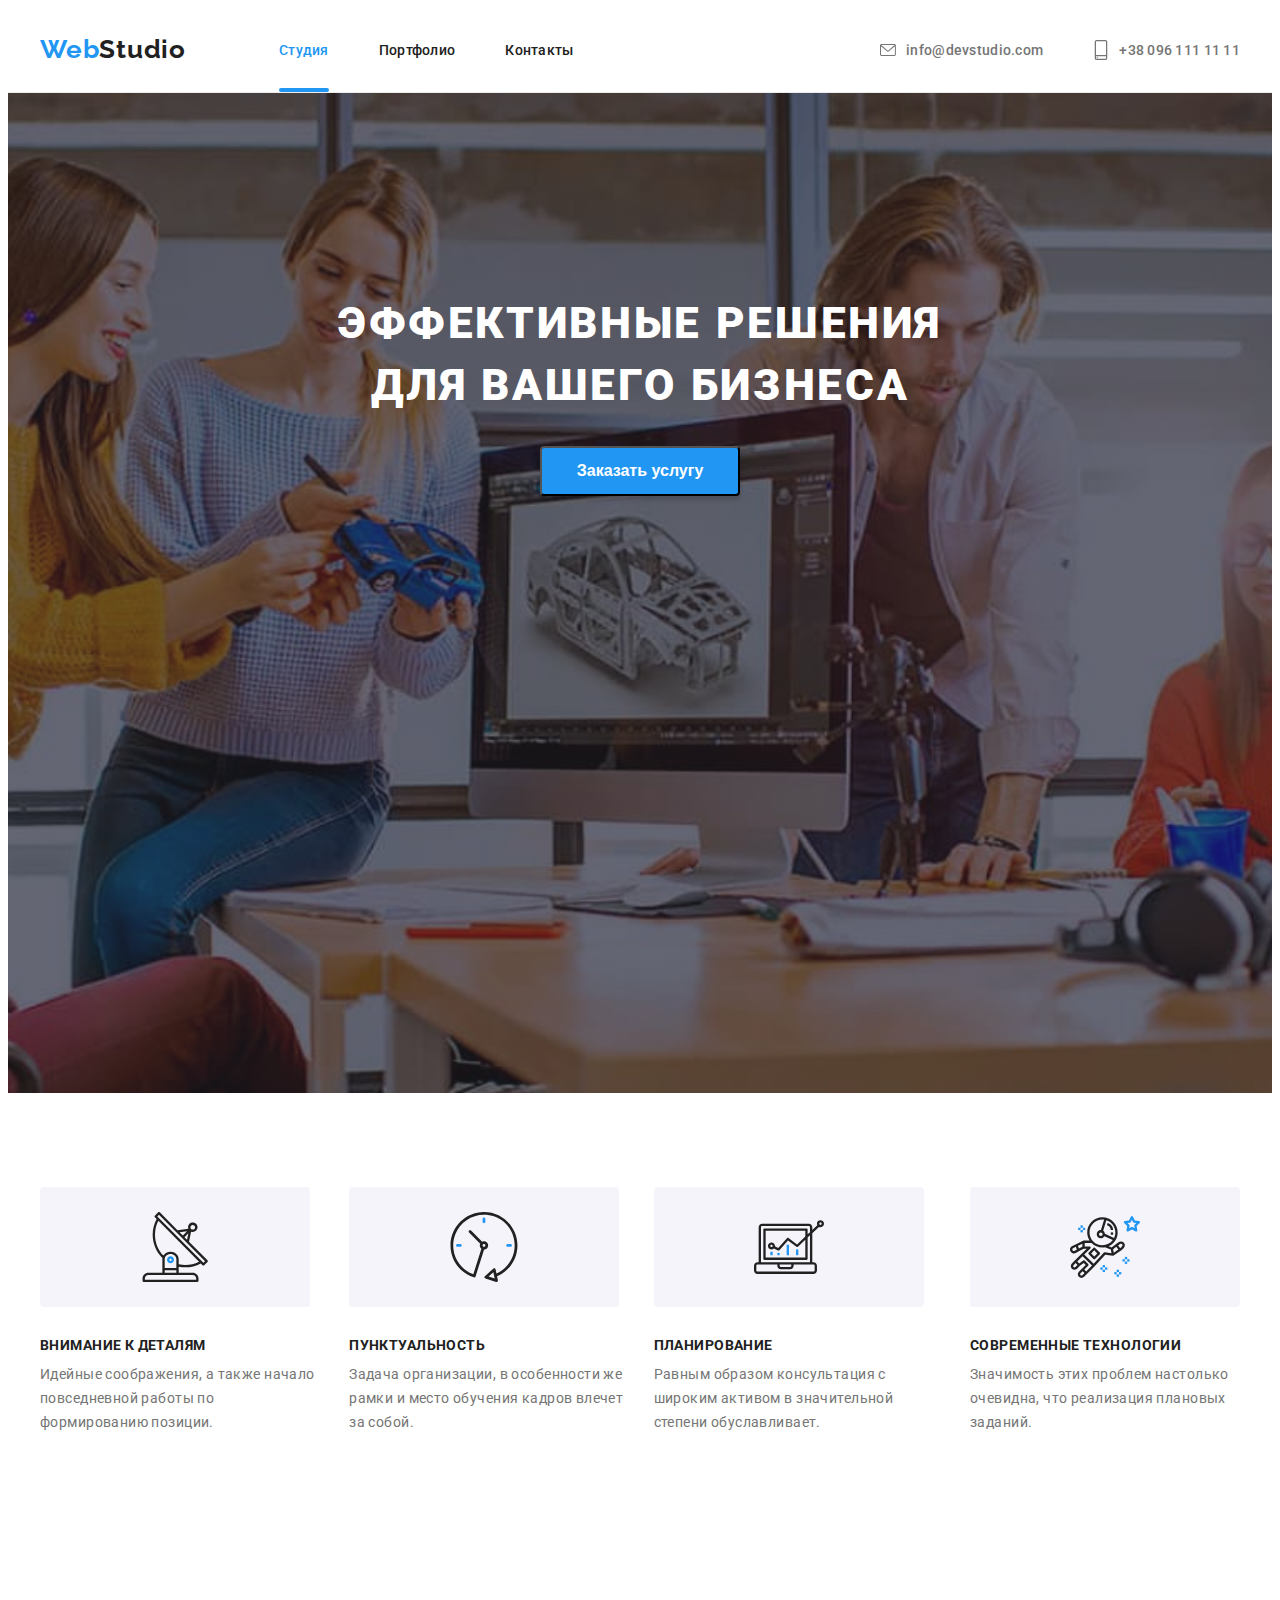
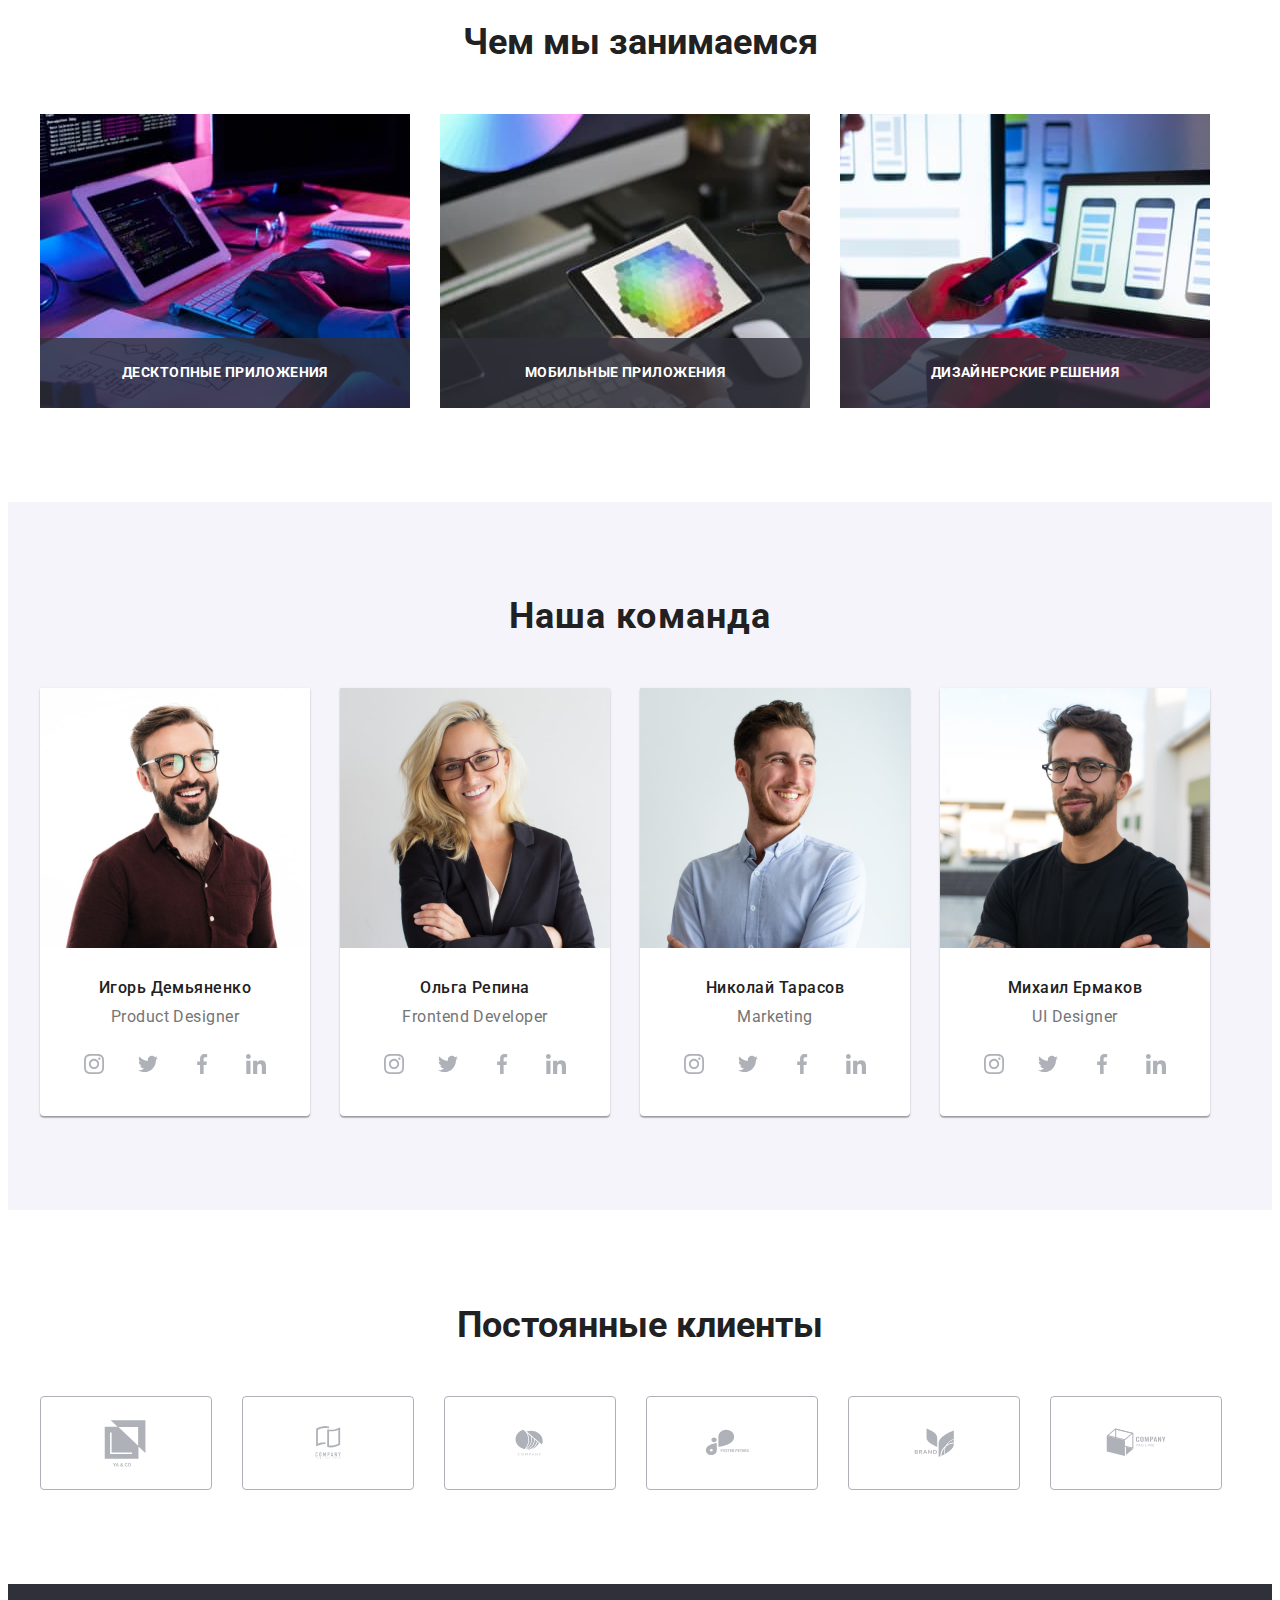
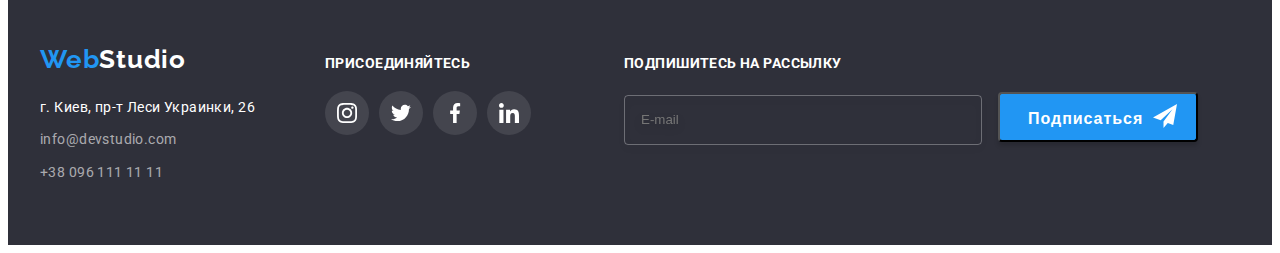
<file: index.html>
<!DOCTYPE html>
<html lang="ru">
<head>
    <meta http-equiv="X-UA-Compatible" content="IE=edge">
    <meta name="viewport" content="width=device-width, initial-scale=1.0">
    <title>Document</title>
    <link rel="stylesheet" href="./css/main.min.css"/>
    <link rel="preconnect" href="https://fonts.googleapis.com">
    <link rel="preconnect" href="https://fonts.gstatic.com" crossorigin>
    <link rel="stylesheet" href="https://cdnjs.cloudflare.com/ajax/libs/modern-normalize/1.1.0/modern-normalize.min.css"
    integrity="sha512-wpPYUAdjBVSE4KJnH1VR1HeZfpl1ub8YT/NKx4PuQ5NmX2tKuGu6U/JRp5y+Y8XG2tV+wKQpNHVUX03MfMFn9Q=="
    crossorigin="anonymous" referrerpolicy="no-referrer" /><meta charset="UTF-8">
    <link href="https://fonts.googleapis.com/css2?family=Raleway:wght@700&family=Roboto:wght@400;500;700;900&display=swap"
        rel="stylesheet">
</head>
<body>
    <!--шапка сайта (навигация, контакты)-->
    <header class="page-header">
    <!-- Навигация на другие страницы -->
        <div class="header-block container">
        <nav class="site-main">
        <a href="index.html" class="logo" lang="en">Web<span class="logo-end">Studio</span>
        </a>
        
            <ul class="site-nav__list list">
                <li class="site-nav__item"> <a href="./index.html" class="site-nav__link site-nav__link--current">Студия</a></li>
                <li class="site-nav__item"> <a href="./portfolio.html" class="site-nav__link">Портфолио</a></li>
                <li class="site-nav__item"> <a href="" class="site-nav__link" >Контакты</a></li>
            </ul>
         
    <!--Контакты-->
            <ul class="contacts-nav__list list" >
                <li class="contacts-nav__item"> <a href="mailto:info@devstudio.com" class="contacts-nav__link"><svg width="16px" height="20px" class="contacts-nav__icon">
                    <use href="./images/icons.svg#icon-envelope-1"></use></svg>info@devstudio.com</a>
                </li>
                <li class="contacts-nav__item"> <a href="tel:+380961111111" class="contacts-nav__link"><svg width="16px" height="20px" class="contacts-nav__icon">
                    <use href="./images/icons.svg#icon-smartphone-1" ></use></svg> +38 096 111 11 11</a>
                </li>
            </ul> 
        </nav>
        </div>
    </header>
<!--Основная часть-->
    <main>
        <section class="hero-overlay">
            <div class="hero-block container">
                <h1 class="hero-overlay__title"> Эффективные решения для вашего бизнеса </h1>
                <button type="button" class="hero-overlay__button" data-modal-open> Заказать услугу </button>
            </div>
        </section>
        <!--Наши особенности-->
        <section class="peculiarities section">
            <div class="peculiarities-block container">
            <ul class="peculiarities-list list">
                <li class="peculiarities-list__item">
                    <div class="peculiarities-list__description">
                        <svg width="70px" height="70px" class="peculiarities-list__icon"><use href="./images/icons.svg#icon-antenna-1"></use></svg>
                    </div>
                    <h3 class="peculiarities-list__title">Внимание к деталям</h3>
                    <p class="peculiarities-list__text" >Идейные соображения, а также начало повседневной работы по формированию позиции.</p>
                </li>
                <li class="peculiarities-list__item">
                    <div class="peculiarities-list__description">
                        <svg width="70px" height="70px" class="peculiarities-list__icon"><use href="./images/icons.svg#icon-clock-1"></use></svg>
                    </div>
                    <h3 class="peculiarities-list__title">Пунктуальность</h3>
                    <p class="peculiarities-list__text" >Задача организации, в особенности же рамки и место обучения кадров влечет за собой.</p>
                </li>
                <li class="peculiarities-list__item">
                    <div class="peculiarities-list__description">
                        <svg width="70px" height="70px" class="peculiarities-list__icon"><use href="./images/icons.svg#icon-diagram-1"></use></svg>
                    </div>
                    <h3 class="peculiarities-list__title">Планирование</h3>
                    <p class="peculiarities-list__text" >Равным образом консультация с широким активом в значительной степени обуславливает.</p>
                </li>
                <li class="peculiarities-list__item">
                    <div class="peculiarities-list__description">
                        <svg width="70px" height="70px" class="peculiarities-list__icon"><use href="./images/icons.svg#icon-astronaut-1"></use></svg>
                    </div>
                    <h3 class="peculiarities-list__title">Современные технологии</h3>
                    <p class="peculiarities-list__text" >Значимость этих проблем настолько очевидна, что реализация плановых заданий.</p>
                </li>
            </ul>
            </div>
        </section>
<!--Чем занимаемся-->
        <section class="work section">
            <div class="work-block container">
            <h2 class="work-title">Чем мы занимаемся</h2>
            <ul class="work-list list">
                <li class="work-list__item">
                    <div class="work-list__desc">
                    <img src="images/img.jpg" alt="компьютер" width="370"/>
                        <div class="work-list__article">
                            <p class="work-list__text">Десктопные приложения</p>
                        </div>
                    </div>
                </li>
                <li class="work-list__item">
                    <div class="work-list__desc">
                    <img src="images/img1.jpg" alt="смартфон" width="370"/>
                        <div class="work-list__article">
                            <p class="work-list__text">Мобильные приложения</p>
                        </div>
                    </div>
                </li>
                <li class="work-list__item">
                    <div class="work-list__desc">
                    <img src="images/img2.jpg" alt="планшет" width="370"/>
                        <div class="work-list__article">
                            <p class="work-list__text">Дизайнерские решения</p>
                        </div>
                    </div>
                </li>
            </ul>
            </div>
        </section>   
<!--Состав команды-->
        <section class="team section">
            <div class="team-block container">
            <h2 class="team-title"> Наша команда </h2>
            <ul class="team-list list">
                <li class="team-list__item">
                    <img src="images/img(1).jpg" alt="Игорь Демьяненко" width="270"/>
                    <div class="team-meta">
                    <h3 class="team-meta__title">Игорь Демьяненко</h3>
                    <p class="team-meta__position" >Product Designer</p>
                    <ul class="social-list">
                        <li class="social-list__item"> 
                            <a href="" class="social-list__link"> 
                                <svg width="20px" height="20px" class="social-list__icon"> 
                                    <use href="./images/icons.svg#icon-instagram-1"></use>
                                </svg>
                            </a>
                        </li>
                        <li class="social-list__item"> 
                            <a href="" class="social-list__link"> 
                                <svg width="20px" height="20px" class="social-list__icon"> 
                                    <use href="./images/icons.svg#icon-twitter-1"></use>
                                </svg>
                            </a>
                        </li>
                        <li class="social-list__item"> 
                            <a href="" class="social-list__link"> 
                                <svg width="20px" height="20px" class="social-list__icon"> 
                                    <use href="./images/icons.svg#icon-facebook-1"></use>
                                </svg>
                            </a>
                        </li>
                        <li class="social-list__item"> 
                            <a href="" class="social-list__link"> 
                                <svg width="20px" height="20px" class="social-list__icon"> 
                                    <use href="./images/icons.svg#icon-linkedin-1"></use>
                                </svg>
                            </a>
                        </li>
                    </ul>
                </div>
                </li>
                <li class="team-list__item">
                    <img src="images/img(2).jpg" alt="Ольга Репина" width="270"/>
                    <div class="team-meta">
                        <h3 class="team-meta__title">Ольга Репина</h3>
                        <p class="team-meta__position" >Frontend Developer</p>
                        <ul class="social-list">
                            <li class="social-list__item"> 
                                <a href="" class="social-list__link"> 
                                    <svg width="20px" height="20px" class="social-list__icon"> 
                                        <use href="./images/icons.svg#icon-instagram-1"></use>
                                    </svg>
                                </a>
                            </li>
                            <li class="social-list__item"> 
                                <a href="" class="social-list__link"> 
                                    <svg width="20px" height="20px" class="social-list__icon"> 
                                        <use href="./images/icons.svg#icon-twitter-1"></use>
                                    </svg>
                                </a>
                            </li>
                            <li class="social-list__item"> 
                                <a href="" class="social-list__link"> 
                                    <svg width="20px" height="20px" class="social-list__icon"> 
                                        <use href="./images/icons.svg#icon-facebook-1"></use>
                                    </svg>
                                </a>
                            </li>
                            <li class="social-list__item"> 
                                <a href="" class="social-list__link"> 
                                    <svg width="20px" height="20px" class="social-list__icon"> 
                                        <use href="./images/icons.svg#icon-linkedin-1"></use>
                                    </svg>
                                </a>
                            </li>
                        </ul>
                    </div>
                </li>
                <li class="team-list__item">
                    <img src="images/img(3).jpg" alt="Николай Тарасов" width="270"/>
                    <div class="team-meta">
                        <h3 class="team-meta__title">Николай Тарасов</h3>
                        <p class="team-meta__position" >Marketing</p>
                        <ul class="social-list">
                            <li class="social-list__item"> 
                                <a href="" class="social-list__link"> 
                                    <svg width="20px" height="20px" class="social-list__icon"> 
                                        <use href="./images/icons.svg#icon-instagram-1"></use>
                                    </svg>
                                </a>
                            </li>
                            <li class="social-list__item"> 
                                <a href="" class="social-list__link"> 
                                    <svg width="20px" height="20px" class="social-list__icon"> 
                                        <use href="./images/icons.svg#icon-twitter-1"></use>
                                    </svg>
                                </a>
                            </li>
                            <li class="social-list__item"> 
                                <a href="" class="social-list__link"> 
                                    <svg width="20px" height="20px" class="social-list__icon"> 
                                        <use href="./images/icons.svg#icon-facebook-1"></use>
                                    </svg>
                                </a>
                            </li>
                            <li class="social-list__item"> 
                                <a href="" class="social-list__link"> 
                                    <svg width="20px" height="20px" class="social-list__icon"> 
                                        <use href="./images/icons.svg#icon-linkedin-1"></use>
                                    </svg>
                                </a>
                            </li>
                        </ul>
                    </div>
                </li>
                <li class="team-list__item">
                    <img src="images/img(4).jpg" alt="Михаил Ермаков" width="270"/>
                    <div class="team-meta">
                        <h3 class="team-meta__title">Михаил Ермаков</h3>
                        <p class="team-meta__position" >UI Designer</p>
                        <ul class="social-list">
                            <li class="social-list__item"> 
                                <a href="" class="social-list__link"> 
                                    <svg width="20px" height="20px" class="social-list__icon"> 
                                        <use href="./images/icons.svg#icon-instagram-1"></use>
                                    </svg>
                                </a>
                            </li>
                            <li class="social-list__item"> 
                                <a href="" class="social-list__link"> 
                                    <svg width="20px" height="20px" class="social-list__icon"> 
                                        <use href="./images/icons.svg#icon-twitter-1"></use>
                                    </svg>
                                </a>
                            </li>
                            <li class="social-list__item"> 
                                <a href="" class="social-list__link"> 
                                    <svg width="20px" height="20px" class="social-list__icon"> 
                                        <use href="./images/icons.svg#icon-facebook-1"></use>
                                    </svg>
                                </a>
                            </li>
                            <li class="social-list__item"> 
                                <a href="" class="social-list__link"> 
                                    <svg width="20px" height="20px" class="social-list__icon"> 
                                        <use href="./images/icons.svg#icon-linkedin-1"></use>
                                    </svg>
                                </a>
                            </li>
                        </ul>
                    </div>  
                </li>
            </ul>
        </div>
        </section>
<!--Клиенты-->  
        <section class="customers section">
            <div class="customers-block container">
                <h2 class="customers-title">Постоянные клиенты</h2>
                <ul class="customers-list list">
                    <li class="customers-list__item">
                        <a href="" class="customers-list__link">
                            <svg class="customers-list__icon" width="106" height="60">
                                <use href="./images/icons.svg#icon-client-1"></use>
                            </svg>
                        </a>
                    </li>
                    <li class="customers-list__item">
                        <a href="" class="customers-list__link">
                            <svg class="customers-list__icon" width="106" height="60">
                                <use href="./images/icons.svg#icon-client-2"></use>
                            </svg>
                        </a>
                    </li>
                    <li class="customers-list__item">
                        <a href="" class="customers-list__link">
                            <svg class="customers-list__icon" width="106" height="60">
                                <use href="./images/icons.svg#icon-client-3"></use>
                            </svg>
                        </a>
                    </li>
                    <li class="customers-list__item">
                        <a href="" class="customers-list__link">
                            <svg class="customers-list__icon" width="106" height="60">
                                <use href="./images/icons.svg#icon-client-4"></use>
                            </svg>
                        </a>
                    </li>
                    <li class="customers-list__item">
                        <a href="" class="customers-list__link">
                            <svg class="customers-list__icon" width="106" height="60">
                                <use href="./images/icons.svg#icon-client-5"></use>
                            </svg>
                        </a>
                    </li>
                    <li class="customers-list__item">
                        <a href="" class="customers-list__link">
                            <svg class="customers-list__icon" width="106" height="60">
                                <use href="./images/icons.svg#icon-client-6"></use>
                            </svg>
                        </a>
                    </li>
                </ul>
            </div>
        </section>
    </main>
<!--Footer-->
    <footer class="page-footer">
    <div class="footer-list container">
        <div class="footer-main">
            <a href="index.html" class="logo" lang="en">Web<span class="footer-main__logo">Studio</span>
            </a>
        <address class="footer-nav list">
            <ul class="footer-nav__list list">
                <li class="footer-nav__item"> <a class="footer-nav__map" href="https://goo.gl/maps/T9Uk6Swt6Qx7hAkc7" target="blank" rel="noopener noreferrer">г. Киев, пр-т Леси Украинки, 26</a></li>
                <li class="footer-nav__item"> <a href="mailto:info@devstudio.com" class="footer-nav__link"> info@devstudio.com </a></li>
                <li class="footer-nav__item"> <a href="tel:+380961111111" class="footer-nav__link"> +38 096 111 11 11 </a></li>
            </ul>
        </address>
        </div>

        <div class="social-connect">
            <h3 class="social-connect__title">присоединяйтесь</h3>
            <ul class="connect-list list">
                <li class="connect-list__link"> 
                    <a href="" class="connect-list__item"> 
                        <svg width="20px" height="20px" class="connect-list__icon"> 
                            <use href="./images/icons.svg#icon-instagram-1"></use>
                        </svg>
                    </a>
                </li>
                <li class="connect-list__link"> 
                    <a href="" class="connect-list__item"> 
                        <svg width="20px" height="20px" class="connect-list__icon"> 
                            <use href="./images/icons.svg#icon-twitter-1"></use>
                        </svg>
                    </a>
                </li>
                <li class="connect-list__link"> 
                    <a href="" class="connect-list__item"> 
                        <svg width="20px" height="20px" class="connect-list__icon"> 
                            <use href="./images/icons.svg#icon-facebook-1"></use>
                        </svg>
                    </a>
                </li>
                <li class="connect-list__link"> 
                    <a href="" class="connect-list__item"> 
                        <svg width="20px" height="20px" class="connect-list__icon"> 
                            <use href="./images/icons.svg#icon-linkedin-1"></use>
                        </svg>
                    </a>
                </li>
            </ul>
        </div>

        <div class="subscription">
            <form>
                <label class="subscription__title" for="subscription-input">Подпишитесь на рассылку</label>
                <input class="subscription__input" type="email" name="email" id="subscription-input" placeholder="E-mail"/>
                <button type="submit" class="subscription__btn"> Подписаться 
                    <svg width="24px" height="24px" class="subscription__icon"> 
                        <use href="./images/icons.svg#icon-send"></use>
                    </svg>
                </button>
            </form>
        </div>
    </div>
    </footer>

    <!--backdrop-->
    <div class="backdrop is-hidden" data-modal>
        <div class="modal">
            <p class="modal-title">Оставьте свои данные, мы вам перезвоним</p>
            <form class="modal-form">
                <div class="modal-form__data">
                    <label class="modal-form__title" for="name">Имя</label>
                    <span class="modal-form__input">
                        <input type="text" name="personal" id="name" class="modal-form__text">
                        <svg width="18px" height="18px" class="modal-form__icon"> 
                        <use href="./images/icons.svg#icon-person"></use>
                        </svg>
                    </span>
                </div>
                <div class="modal-form__data">
                    <label class="modal-form__title" for="tel">Телефон</label>
                    <span class="modal-form__input">
                        <input type="tel" name="tel" id="tel" class="modal-form__text">
                        <svg width="18px" height="18px" class="modal-form__icon"> 
                        <use href="./images/icons.svg#icon-tel"></use>
                        </svg>
                    </span>
                </div>
                <div class="modal-form__data">
                    <label class="modal-form__title" for="mail">Почта</label>
                    <span class="modal-form__input">
                        <input type="email" name="email" id="mail" class="modal-form__text">
                        <svg width="18px" height="18px" class="modal-form__icon"> 
                        <use href="./images/icons.svg#icon-mail"></use>
                        </svg>
                    </span>
                </div>
                <div class="modal-form__data">
                    <label class="modal-form__title" for="comments">Комментарий</label>
                        <textarea name="comment" id="comments" placeholder="Введите текст" class="modal-form__comment"></textarea>
                </div>
                <div class="modal-check">
                    <label class="modal-check__title">
                        <input class="modal-check__input" type="checkbox" name="checkbox">
                        <span class="modal-check__icon"></span>
                        Соглашаюсь с рассылкой и принимаю
                        <span>
                            <a href="contract" class="modal-check__conditions">Условия договора</a>
                        </span> 
                    </label>
                </div>
                <div class="sent-btn">
                    <button type="submit" class="sent-button"> Отправить </button>
                </div>
            </form>
            <button data-modal-close class="btn-close">
                <svg width="18px" height="18px">
                    <use href="./images/icons.svg#icon-close-modal"></use>
                </svg>
            </button>
        </div>
    </div>  

    <!--modal js-->
    <script src="./js/modal.js"></script>
 
</body>
</html>
</file>
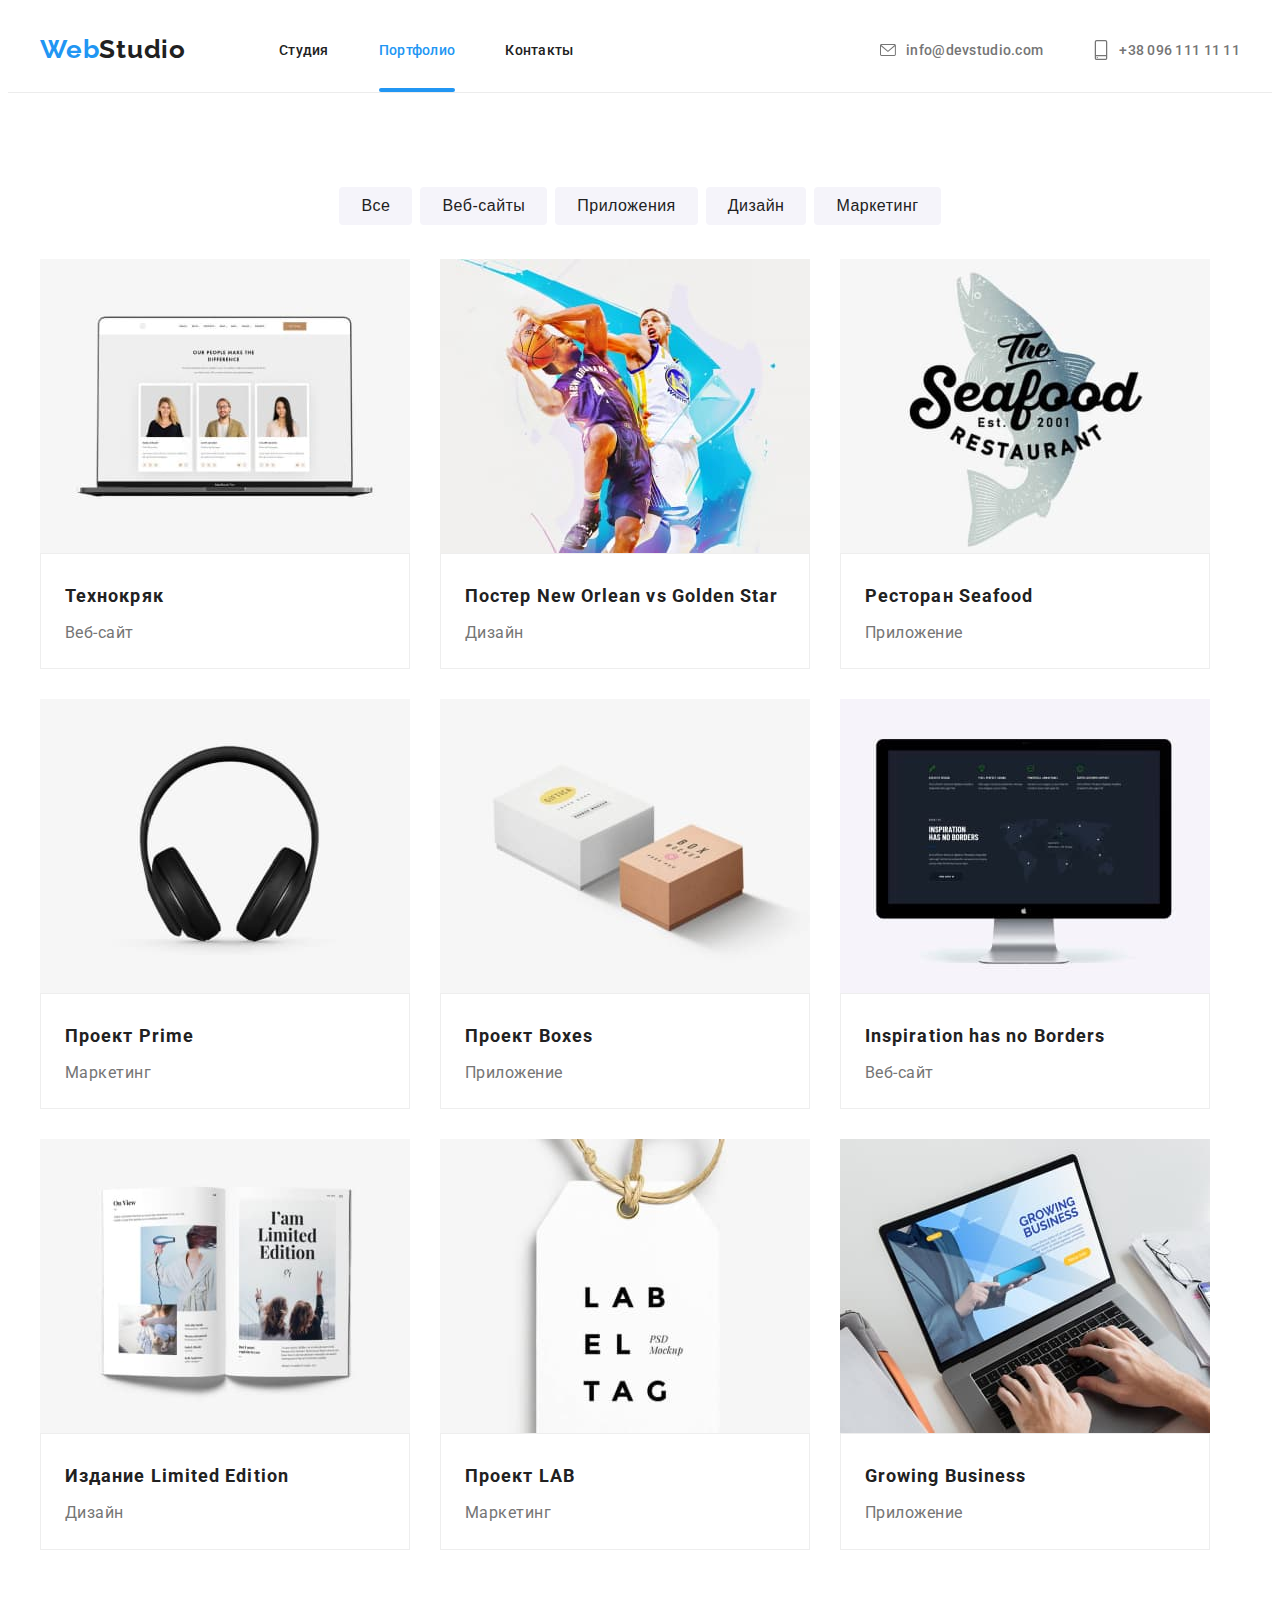
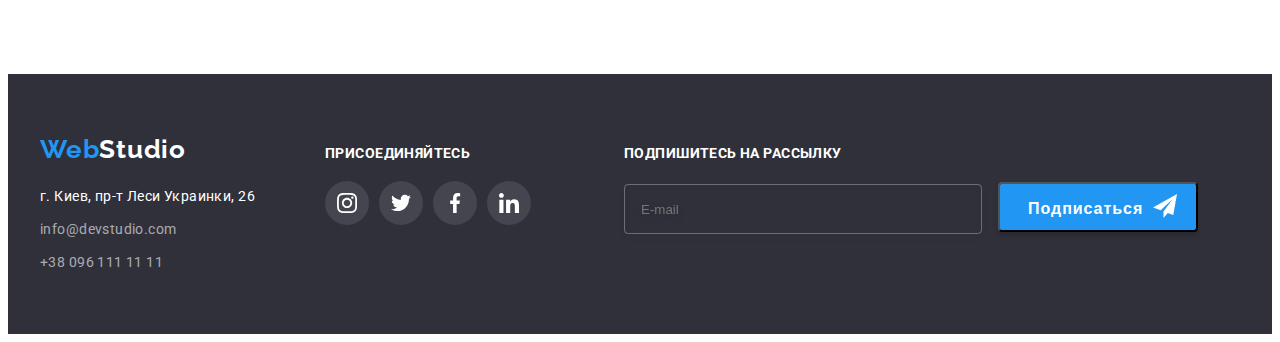
<file: portfolio.html>
<!DOCTYPE html>
<html lang="ru">
<head>
    <meta http-equiv="X-UA-Compatible" content="IE=edge">
    <meta name="viewport" content="width=device-width, initial-scale=1.0">
    <title>Document</title>
    <link rel="stylesheet" href="./css/main.min.css"/>
    <link rel="preconnect" href="https://fonts.googleapis.com">
    <link rel="preconnect" href="https://fonts.gstatic.com" crossorigin>
    <link rel="stylesheet" href="https://cdnjs.cloudflare.com/ajax/libs/modern-normalize/1.1.0/modern-normalize.min.css"
    integrity="sha512-wpPYUAdjBVSE4KJnH1VR1HeZfpl1ub8YT/NKx4PuQ5NmX2tKuGu6U/JRp5y+Y8XG2tV+wKQpNHVUX03MfMFn9Q=="
    crossorigin="anonymous" referrerpolicy="no-referrer" /><meta charset="UTF-8">
    <link href="https://fonts.googleapis.com/css2?family=Raleway:wght@700&family=Roboto:wght@400;500;700;900&display=swap"
        rel="stylesheet">
</head>
<body>
    <!--шапка сайта (навигация, контакты)-->
    <header class="page-header">
    <!-- Навигация на другие страницы -->
        <div class="header-block container">
        <nav class="site-main">
        <a href="index.html" class="logo" lang="en">Web<span class="logo-end">Studio</span>
        </a>
        
            <ul class="site-nav__list list">
                <li class="site-nav__item"> <a href="./index.html" class="site-nav__link">Студия</a></li>
                <li class="site-nav__item"> <a href="./portfolio.html" class="site-nav__link site-nav__link--current">Портфолио</a></li>
                <li class="site-nav__item"> <a href="" class="site-nav__link" >Контакты</a></li>
            </ul>
         
    <!--Контакты-->
            <ul class="contacts-nav__list list" >
                <li class="contacts-nav__item"> <a href="mailto:info@devstudio.com" class="contacts-nav__link"><svg width="16px" height="20px" class="contacts-nav__icon">
                    <use href="./images/icons.svg#icon-envelope-1"></use></svg>info@devstudio.com</a>
                </li>
                <li class="contacts-nav__item"> <a href="tel:+380961111111" class="contacts-nav__link"><svg width="16px" height="20px" class="contacts-nav__icon">
                    <use href="./images/icons.svg#icon-smartphone-1" ></use></svg> +38 096 111 11 11</a>
                </li>
            </ul> 
        </nav>
        </div>
    </header>
    <!--Оснавная часть-->
    <main>
<!--Фильтры-->
        <section class="portfolio section">
            <h2 class="filter"> Фильтры </h2>
            <div class="portfolio-block container">
                <ul class="filter-list list">
                    <li class="filter-list__item">
                        <button class="filter-list__btn" type="button"> Все </button>
                    </li>
                    <li class="filter-list__item">
                        <button class="filter-list__btn" type="button"> Веб-сайты </button>
                    </li>
                    <li class="filter-list__item">
                        <button class="filter-list__btn" type="button"> Приложения </button>
                    </li>
                    <li class="filter-list__item">
                        <button class="filter-list__btn" type="button"> Дизайн </button>
                    </li>
                    <li class="filter-list__item">
                        <button class="filter-list__btn" type="button"> Маркетинг </button>
                    </li>
                </ul>
<!--Предложения-->                
                <h2 class="proposal"> Предложения</h2>
                <ul class="proposal-list list">
                    <li class="proposal-list__item">
                        <a class="proposal-list__link" href=""> 
                            <div class="proposal-action">
                            <img src="./images/port.img.jpg" alt="ноутбук" width="370" height="294">
                            <p class="proposal-action__text">Технокряк это современная площадка распространения коронавируса. Компании используют эту платформу для цифрового шпионажа и атак на защищённые сервера конкурентов.</p>
                            </div>
                            <div class="proposal-card">
                                <h3 class="proposal-card__title" >Технокряк</h3>
                                <p class="proposal-card__text" >Веб-сайт</p>
                            </div>
                        </a>    
                    </li>
                    <li class="proposal-list__item">
                        <a class="proposal-list__link" href=""> 
                            <div class="proposal-action">
                                <img src="./images/port.img1.jpg" alt="два баскетболиста" width="370" height="294">
                                <p class="proposal-action__text">Технокряк это современная площадка распространения коронавируса. Компании используют эту платформу для цифрового шпионажа и атак на защищённые сервера конкурентов.</p>
                            </div>
                            <div class="proposal-card">
                                <h3 class="proposal-card__title" >Постер New Orlean vs Golden Star</h3>
                                <p class="proposal-card__text" >Дизайн</p>
                            </div>
                        </a>
                    </li>
                    <li class="proposal-list__item">
                        <a class="proposal-list__link" href=""> 
                            <div class="proposal-action">
                                <img src="./images/port.img2.jpg" alt="название ресторана" width="370" height="294">
                                <p class="proposal-action__text">Технокряк это современная площадка распространения коронавируса. Компании используют эту платформу для цифрового шпионажа и атак на защищённые сервера конкурентов.</p>
                            </div>
                            <div class="proposal-card">
                                <h3 class="proposal-card__title" >Ресторан Seafood</h3>
                                <p class="proposal-card__text" >Приложение</p>
                            </div>
                        </a>
                    </li>
                    <li class="proposal-list__item">
                        <a class="proposal-list__link" href=""> 
                            <div class="proposal-action">
                                <img src="./images/port.img3.jpg" alt="наушники" width="370" height="294">
                                <p class="proposal-action__text">Технокряк это современная площадка распространения коронавируса. Компании используют эту платформу для цифрового шпионажа и атак на защищённые сервера конкурентов.</p>
                            </div>
                            <div class="proposal-card">
                                <h3 class="proposal-card__title" >Проект Prime</h3>
                                <p class="proposal-card__text" >Маркетинг</p>
                            </div>
                        </a>
                    </li>
                    <li class="proposal-list__item">
                        <a class="proposal-list__link" href=""> 
                            <div class="proposal-action">
                                <img src="./images/port.img4.jpg" alt="две коробки" width="370" height="294">
                                <p class="proposal-action__text">Технокряк это современная площадка распространения коронавируса. Компании используют эту платформу для цифрового шпионажа и атак на защищённые сервера конкурентов.</p>
                            </div>
                            <div class="proposal-card">
                                <h3 class="proposal-card__title" >Проект Boxes</h3>
                                <p class="proposal-card__text" >Приложение</p>
                            </div>
                        </a>
                    </li>
                    <li class="proposal-list__item">
                        <a class="proposal-list__link" href=""> 
                            <div class="proposal-action">
                                <img src="./images/port.img5.jpg" alt="монитор" width="370" height="294">
                                <p class="proposal-action__text">Технокряк это современная площадка распространения коронавируса. Компании используют эту платформу для цифрового шпионажа и атак на защищённые сервера конкурентов.</p>
                            </div>
                            <div class="proposal-card">
                                <h3 class="proposal-card__title" >Inspiration has no Borders</h3>
                                <p class="proposal-card__text" >Веб-сайт</p>
                            </div>
                        </a>
                    </li>
                    <li class="proposal-list__item">
                        <a class="proposal-list__link" href=""> 
                            <div class="proposal-action">
                                <img src="./images/port.img6.jpg" alt="открытая книга" width="370" height="294">
                                <p class="proposal-action__text">Технокряк это современная площадка распространения коронавируса. Компании используют эту платформу для цифрового шпионажа и атак на защищённые сервера конкурентов.</p>
                            </div>
                            <div class="proposal-card">
                                <h3 class="proposal-card__title" >Издание Limited Edition</h3>
                                <p class="proposal-card__text" >Дизайн</p>
                            </div>
                        </a>
                    </li>
                    <li class="proposal-list__item">
                        <a class="proposal-list__link" href=""> 
                            <div class="proposal-action">
                                <img src="./images/port.img7.jpg" alt="ярлык" width="370" height="294">
                                <p class="proposal-action__text">Технокряк это современная площадка распространения коронавируса. Компании используют эту платформу для цифрового шпионажа и атак на защищённые сервера конкурентов.</p>
                        </div>
                            <div class="proposal-card">
                                <h3 class="proposal-card__title" >Проект LAB</h3>
                                <p class="proposal-card__text" >Маркетинг</p>
                            </div>
                        </a>
                    </li>
                    <li class="proposal-list__item">
                        <a class="proposal-list__link" href=""> 
                            <div class="proposal-action">
                                <img src="./images/port.img8.jpg" alt="человек печатает на ноутбуке" width="370" height="294">
                                <p class="proposal-action__text">Технокряк это современная площадка распространения коронавируса. Компании используют эту платформу для цифрового шпионажа и атак на защищённые сервера конкурентов.</p>
                        </div>
                            <div class="proposal-card">
                                <h3 class="proposal-card__title" >Growing Business</h3>
                                <p class="proposal-card__text" >Приложение</p>
                            </div>
                        </a>
                    </li>
                </ul>
            </div>
        </section>
    </main>
    <!--Footer-->
    <footer class="page-footer">
        <div class="footer-list container">
            <div class="footer-main">
                <a href="index.html" class="logo" lang="en">Web<span class="footer-main__logo">Studio</span>
                </a>
            <address class="footer-nav list">
                <ul class="footer-nav__list list">
                    <li class="footer-nav__item"> <a class="footer-nav__map" href="https://goo.gl/maps/T9Uk6Swt6Qx7hAkc7" target="blank" rel="noopener noreferrer">г. Киев, пр-т Леси Украинки, 26</a></li>
                    <li class="footer-nav__item"> <a href="mailto:info@devstudio.com" class="footer-nav__link"> info@devstudio.com </a></li>
                    <li class="footer-nav__item"> <a href="tel:+380961111111" class="footer-nav__link"> +38 096 111 11 11 </a></li>
                </ul>
            </address>
            </div>
    
            <div class="social-connect">
                <h3 class="social-connect__title">присоединяйтесь</h3>
                <ul class="connect-list list">
                    <li class="connect-list__link"> 
                        <a href="" class="connect-list__item"> 
                            <svg width="20px" height="20px" class="connect-list__icon"> 
                                <use href="./images/icons.svg#icon-instagram-1"></use>
                            </svg>
                        </a>
                    </li>
                    <li class="connect-list__link"> 
                        <a href="" class="connect-list__item"> 
                            <svg width="20px" height="20px" class="connect-list__icon"> 
                                <use href="./images/icons.svg#icon-twitter-1"></use>
                            </svg>
                        </a>
                    </li>
                    <li class="connect-list__link"> 
                        <a href="" class="connect-list__item"> 
                            <svg width="20px" height="20px" class="connect-list__icon"> 
                                <use href="./images/icons.svg#icon-facebook-1"></use>
                            </svg>
                        </a>
                    </li>
                    <li class="connect-list__link"> 
                        <a href="" class="connect-list__item"> 
                            <svg width="20px" height="20px" class="connect-list__icon"> 
                                <use href="./images/icons.svg#icon-linkedin-1"></use>
                            </svg>
                        </a>
                    </li>
                </ul>
            </div>
    
            <div class="subscription">
                <form>
                    <label class="subscription__title" for="subscription-input">Подпишитесь на рассылку</label>
                    <input class="subscription__input" type="email" name="email" id="subscription-input" placeholder="E-mail"/>
                    <button type="submit" class="subscription__btn"> Подписаться 
                        <svg width="24px" height="24px" class="subscription__icon"> 
                            <use href="./images/icons.svg#icon-send"></use>
                        </svg>
                    </button>
                </form>
            </div>
        </div>
        </footer> 
    </body>
    </html>
</file>
<file: css/main.min.css>
body{background-color:#fff;color:#757575;font-family:Roboto}h1,h2,h3,p,ul{margin-top:0px;margin-bottom:0px}ul{list-style:none;padding:0px}a{text-decoration:none}img{display:block;min-width:100%;height:auto}.site-nav__list,.peculiarities-list,.customers-list,.work-list,.team-list,.footer-nav__list,.footer-nav,.connect-list,.filter-list,.proposal-list{padding:0px;margin:0px;text-decoration:none}.peculiarities,.customers,.work,.team,.portfolio{padding-top:94px;padding-bottom:94px}.header-block,.hero-block,.peculiarities-block,.customers-block,.work-block,.team-block,.footer-list,.portfolio-block{margin-left:auto;margin-right:auto;width:1200px;padding-left:15px;padding-right:15px}.page-header{border-bottom:1px solid #ececec}.site-main{display:-webkit-box;display:-ms-flexbox;display:flex}.logo{display:-webkit-box;display:-ms-flexbox;display:flex;-webkit-box-align:center;-ms-flex-align:center;align-items:center;color:#2196f3;font-family:Raleway;font-style:normal;font-weight:bold;font-size:26px;line-height:1.2;letter-spacing:0.03em}.logo-end{color:#212121;font-family:Raleway;font-style:normal;font-weight:bold;font-size:26px;line-height:1.2;letter-spacing:0.03em}.studio-title{color:#2196f3}.site-nav__list{display:-webkit-box;display:-ms-flexbox;display:flex;margin-left:93px}.site-nav__item:not(:last-child){margin-right:50px}.site-nav__item{display:block;padding-top:32px;padding-bottom:32px}.site-nav__link{position:relative;color:#212121;font-style:normal;font-weight:500;font-size:14px;line-height:1.15;letter-spacing:0.02em;-webkit-transition-property:color;transition-property:color;-webkit-transition-duration:250ms;transition-duration:250ms;-webkit-transition-timing-function:cubic-bezier(0.4, 0, 0.2, 1);transition-timing-function:cubic-bezier(0.4, 0, 0.2, 1)}.site-nav__link:hover,.site-nav__link:focus{color:#2196f3}.site-nav__link--current{color:#2196f3}.site-nav__link--current::after{content:"";position:absolute;width:100%;height:4px;left:0;border-radius:2px;background-color:#2196f3;bottom:-34px}.contacts-nav__list{display:-webkit-box;display:-ms-flexbox;display:flex;margin-left:auto}.contacts-nav__item:not(:last-child){margin-right:50px}.contacts-nav__item{padding-top:32px;padding-bottom:32px}.contacts-nav__icon{fill:currentColor;margin-right:10px}.contacts-nav__link{color:#757575;display:-webkit-box;display:-ms-flexbox;display:flex;-webkit-box-align:center;-ms-flex-align:center;align-items:center;font-weight:500;font-size:14px;line-height:1.15;letter-spacing:0.02em;-webkit-transition-property:color;transition-property:color;-webkit-transition-duration:250ms;transition-duration:250ms;-webkit-transition-timing-function:cubic-bezier(0.4, 0, 0.2, 1);transition-timing-function:cubic-bezier(0.4, 0, 0.2, 1)}.contacts-nav__link:hover,.contacts-nav__link:focus{color:#2196f3}.mail{color:#2196f3}.hero-overlay{background-color:#2f303a;text-align:center;padding-top:200px;padding-bottom:200px;max-width:1600px;height:600px;margin-left:auto;margin-right:auto;background-image:-webkit-gradient(linear, left top, left bottom, from(rgba(47,48,58,0.4)), to(rgba(47,48,58,0.4))),url(../images/overlay.jpg);background-image:linear-gradient(rgba(47,48,58,0.4), rgba(47,48,58,0.4)),url(../images/overlay.jpg);background-size:cover;background-repeat:no-repeat;background-position:center}.hero-overlay__title{max-width:696px;margin:0 auto;color:#ffff;font-style:normal;font-weight:900;font-size:44px;line-height:1.4;letter-spacing:0.06em;text-transform:uppercase;margin-bottom:30px}.hero-overlay__button{min-width:200px;height:50px;background-color:#2196f3;-webkit-box-shadow:0px 4px 4px rgba(0,0,0,0.15);box-shadow:0px 4px 4px rgba(0,0,0,0.15);border-radius:4px;color:#ffffff;font-style:normal;font-weight:bold;font-size:16px;line-height:1.9;cursor:pointer}.peculiarities-list{display:-webkit-box;display:-ms-flexbox;display:flex}.peculiarities-list__description{display:-webkit-box;display:-ms-flexbox;display:flex;-webkit-box-pack:center;-ms-flex-pack:center;justify-content:center;-webkit-box-align:center;-ms-flex-align:center;align-items:center;width:270px;height:120px;background:#F5F4FA;border-radius:4px;margin-bottom:30px}.peculiarities-list__item{margin-right:30px}.peculiarities-list__item:nth-child(4n){margin-right:0px}.peculiarities-list__title{margin-top:0px;margin-bottom:10px;color:#212121;font-style:normal;font-weight:bold;font-size:14px;line-height:1.15;letter-spacing:0.03em;text-transform:uppercase}.peculiarities-list__text{font-style:normal;font-weight:normal;font-size:14px;line-height:1.7;letter-spacing:0.03em}.customers-title{color:#212121;font-style:normal;font-size:36px;line-height:1.17;letter-spacing:0.03;margin-bottom:50px;text-align:center}.customers-list{display:-webkit-box;display:-ms-flexbox;display:flex}.customers-list__item:not(:last-child){margin-right:30px}.customers-list__link{display:-webkit-box;display:-ms-flexbox;display:flex;-webkit-box-align:center;-ms-flex-align:center;align-items:center;-webkit-box-pack:center;-ms-flex-pack:center;justify-content:center;width:170px;height:92px;border:1px solid #AFB1B8;border-radius:4px;color:#AFB1B8;-webkit-transition-property:color, border-color;transition-property:color, border-color;-webkit-transition-duration:250ms;transition-duration:250ms;-webkit-transition-timing-function:cubic-bezier(0.4, 0, 0.2, 1);transition-timing-function:cubic-bezier(0.4, 0, 0.2, 1)}.customers-list__link:hover,.customers-list__link:focus{color:#2196f3;border-color:#2196f3}.customers-list__icon{fill:currentColor}.work-title{text-align:center;margin-bottom:50px;color:#212121;font-style:normal;font-weight:bold;font-size:36px;line-height:1.16}.work-list{display:-webkit-box;display:-ms-flexbox;display:flex}.work-list__item{margin-right:30px}.work-list__item:nth-child(3n){margin-right:0px}.work-list__desc{position:relative}.work-list__desc::before{position:absolute;content:"";width:100%;height:70px;bottom:0;background:rgba(47,48,58,0.8)}.work-list__article{position:absolute;width:100%;bottom:27px}.work-list__text{display:-webkit-box;display:-ms-flexbox;display:flex;-webkit-box-pack:center;-ms-flex-pack:center;justify-content:center;font-weight:bold;font-size:14px;line-height:1.14;letter-spacing:0.03em;text-transform:uppercase;color:#FFFFFF}.team{background-color:#f5f4fa}.team-title{margin-bottom:50px;color:#212121;font-style:normal;font-weight:bold;font-size:36px;line-height:1.16;letter-spacing:0.03em;text-align:center}.team-list{display:-webkit-box;display:-ms-flexbox;display:flex}.team-list__item{margin-right:30px;background-color:#ffffff;text-align:center;-webkit-box-shadow:0px 1px 3px rgba(0,0,0,0.12),0px 1px 1px rgba(0,0,0,0.14),0px 2px 1px rgba(0,0,0,0.2);box-shadow:0px 1px 3px rgba(0,0,0,0.12),0px 1px 1px rgba(0,0,0,0.14),0px 2px 1px rgba(0,0,0,0.2);border-radius:0px 0px 4px 4px}.team-list__item:nth-child(4n){margin-right:0px}.team-meta{padding-top:30px;padding-bottom:30px}.team-meta__title{display:block;margin-bottom:10px;color:#212121;font-style:normal;font-weight:500;font-size:16px;line-height:1.2;letter-spacing:0.03em}.team-meta__position{display:block;margin-bottom:16px;font-style:normal;font-weight:normal;font-size:16px;line-height:1.2;letter-spacing:0.03em}.social-list{display:-webkit-box;display:-ms-flexbox;display:flex;-webkit-box-pack:center;-ms-flex-pack:center;justify-content:center;-webkit-box-align:center;-ms-flex-align:center;align-items:center}.social-list__item:not(:last-child){margin-right:10px}.social-list__icon{fill:currentColor}.social-list__link{display:-webkit-box;display:-ms-flexbox;display:flex;-webkit-box-pack:center;-ms-flex-pack:center;justify-content:center;-webkit-box-align:center;-ms-flex-align:center;align-items:center;width:44px;height:44px;border-radius:50%;color:#AFB1B8;-webkit-transition-property:background-color, color;transition-property:background-color, color;-webkit-transition-duration:250ms;transition-duration:250ms;-webkit-transition-timing-function:cubic-bezier(0.4, 0, 0.2, 1);transition-timing-function:cubic-bezier(0.4, 0, 0.2, 1)}.social-list__link:hover,.social-list__link:focus{background-color:#2196f3;color:#ffffff}.page-footer{padding-top:60px;padding-bottom:60px;background-color:#2f303a}.footer-list{display:-webkit-box;display:-ms-flexbox;display:flex;-webkit-box-align:baseline;-ms-flex-align:baseline;align-items:baseline}.footer-main__logo{color:#fff;font-family:Raleway;font-style:normal;font-weight:bold;font-size:26px;line-height:1.2;letter-spacing:0.03em}.footer-nav{margin-top:20px}.footer-nav__item{margin-bottom:9px}.footer-nav__item:nth-child(3n){margin-bottom:0px}.footer-nav__map{color:#fff;font-style:normal;font-weight:normal;font-size:14px;line-height:1.7;letter-spacing:0.03em;-webkit-transition-property:color;transition-property:color;-webkit-transition-duration:250ms;transition-duration:250ms;-webkit-transition-timing-function:cubic-bezier(0.4, 0, 0.2, 1);transition-timing-function:cubic-bezier(0.4, 0, 0.2, 1)}.footer-nav__map:hover,.footer-nav__map:focus{color:#2196f3}.footer-nav__link{color:rgba(255,255,255,0.6);font-style:normal;font-weight:normal;font-size:14px;line-height:1.7;letter-spacing:0.03em;-webkit-transition-property:color;transition-property:color;-webkit-transition-duration:250ms;transition-duration:250ms;-webkit-transition-timing-function:cubic-bezier(0.4, 0, 0.2, 1);transition-timing-function:cubic-bezier(0.4, 0, 0.2, 1)}.footer-nav__link:hover,.footer-nav__link:focus{color:#2196f3}.social-connect{display:block;margin-left:70px}.social-connect__title{font-weight:bold;font-size:14px;line-height:16px;letter-spacing:0.03em;text-transform:uppercase;color:#FFFFFF;margin-bottom:20px}.connect-list{display:-webkit-box;display:-ms-flexbox;display:flex;-webkit-box-align:center;-ms-flex-align:center;align-items:center;-webkit-box-pack:center;-ms-flex-pack:center;justify-content:center}.connect-list__link:not(:last-child){margin-right:10px}.connect-list__link{background:rgba(255,255,255,0.1);border-radius:50px}.connect-list__icon{fill:#ffffff}.connect-list__item{display:-webkit-box;display:-ms-flexbox;display:flex;-webkit-box-pack:center;-ms-flex-pack:center;justify-content:center;-webkit-box-align:center;-ms-flex-align:center;align-items:center;width:44px;height:44px;border-radius:50%;-webkit-transition-property:background-color, border-color;transition-property:background-color, border-color;-webkit-transition-duration:250ms;transition-duration:250ms;-webkit-transition-timing-function:cubic-bezier(0.4, 0, 0.2, 1);transition-timing-function:cubic-bezier(0.4, 0, 0.2, 1)}.connect-list__item:hover,.connect-list__item:focus{background-color:#2196f3;border-color:#2196f3}.subscription{display:block;margin-left:93px}.subscription__title{display:-webkit-box;display:-ms-flexbox;display:flex;margin-bottom:20px;font-weight:bold;font-size:14px;line-height:1.14;letter-spacing:0.03em;text-transform:uppercase;color:#FFFFFF}.subscription__input{width:358px;height:50px;padding:15px 16px;color:inherit;background-color:inherit;border:1px solid rgba(255,255,255,0.3);-webkit-box-sizing:border-box;box-sizing:border-box;-webkit-filter:drop-shadow(0px 4px 4px rgba(0,0,0,0.15));filter:drop-shadow(0px 4px 4px rgba(0,0,0,0.15));border-radius:4px;outline:none}.subscription__btn{width:200px;height:50px;text-align:inherit;padding:10px 28px;margin-left:12px;background:#2196F3;-webkit-box-shadow:0px 4px 4px rgba(0,0,0,0.15);box-shadow:0px 4px 4px rgba(0,0,0,0.15);border-radius:4px;font-weight:bold;font-size:16px;line-height:1.875;letter-spacing:0.06em;color:#FFFFFF;cursor:pointer}.subscription__icon{position:absolute;margin-left:10px}.filter{position:absolute;clip:rect(0 0 0 0);width:1px;height:1px;margin:-1px}.filter-list{display:-webkit-box;display:-ms-flexbox;display:flex;-webkit-box-pack:center;-ms-flex-pack:center;justify-content:center;margin-bottom:34px}.filter-list__item{margin-right:8px}.filter-list__item:nth-child(5n){margin-right:0px}.filter-list__btn{cursor:pointer;padding:6px 22px;min-width:73px;color:#212121;font-style:normal;font-weight:500;font-size:16px;line-height:1.6;text-align:center;letter-spacing:0.03em;background:#f5f4fa;border-radius:4px;border:none;-webkit-transition-property:color, background-color, -webkit-box-shadow;transition-property:color, background-color, -webkit-box-shadow;transition-property:color, background-color, box-shadow;transition-property:color, background-color, box-shadow, -webkit-box-shadow;-webkit-transition-duration:250ms;transition-duration:250ms;-webkit-transition-timing-function:cubic-bezier(0.4, 0, 0.2, 1);transition-timing-function:cubic-bezier(0.4, 0, 0.2, 1)}.filter-list__btn:hover,.filter-list__btn:focus{color:#ffffff;background-color:#2196f3;-webkit-box-shadow:0px 3px 1px rgba(0,0,0,0.1),0px 1px 2px rgba(0,0,0,0.08),0px 2px 2px rgba(0,0,0,0.12);box-shadow:0px 3px 1px rgba(0,0,0,0.1),0px 1px 2px rgba(0,0,0,0.08),0px 2px 2px rgba(0,0,0,0.12)}.proposal{position:absolute;clip:rect(0 0 0 0);width:1px;height:1px;margin:-1px}.proposal-list{display:-webkit-box;display:-ms-flexbox;display:flex;-ms-flex-wrap:wrap;flex-wrap:wrap}.proposal-list__item{margin-right:30px;margin-bottom:30px}.proposal-action{position:relative;overflow:hidden}.proposal-action::before{position:absolute;content:"";display:block;width:100%;height:100%;background:rgba(33,150,243,0.9);-webkit-transform:translateY(101%);transform:translateY(101%);-webkit-transition-property:-webkit-transform;transition-property:-webkit-transform;transition-property:transform;transition-property:transform, -webkit-transform;-webkit-transition-duration:250ms;transition-duration:250ms;-webkit-transition-timing-function:cubic-bezier(0.4, 0, 0.2, 1);transition-timing-function:cubic-bezier(0.4, 0, 0.2, 1)}.proposal-list__link:hover .proposal-action::before{-webkit-transform:translateY(0%);transform:translateY(0%)}.proposal-action__text{display:block;content:"";position:absolute;color:#ffffff;font-style:normal;font-weight:normal;font-size:18px;line-height:1.56;letter-spacing:0.03em;top:63px;left:24px;bottom:63px;right:24px;opacity:0;-webkit-transition-property:opacity;transition-property:opacity;-webkit-transition-duration:250ms;transition-duration:250ms;-webkit-transition-timing-function:cubic-bezier(0.4, 0, 0.2, 1);transition-timing-function:cubic-bezier(0.4, 0, 0.2, 1)}.proposal-list__link:hover .proposal-action__text{opacity:1}.proposal-list__item:nth-child(3n){margin-right:0}.proposal-list__item:last-child(-n+3){margin-bottom:0}.proposal-list__link{display:block;text-decoration:none;-webkit-transition-property:-webkit-box-shadow;transition-property:-webkit-box-shadow;transition-property:box-shadow;transition-property:box-shadow, -webkit-box-shadow;-webkit-transition-duration:250ms;transition-duration:250ms;-webkit-transition-timing-function:cubic-bezier(0.4, 0, 0.2, 1);transition-timing-function:cubic-bezier(0.4, 0, 0.2, 1)}.proposal-list__link:hover,.proposal-list__link:focus{-webkit-box-shadow:0px 1px 1px rgba(0,0,0,0.12),0px 4px 4px rgba(0,0,0,0.06),1px 4px 6px rgba(0,0,0,0.16);box-shadow:0px 1px 1px rgba(0,0,0,0.12),0px 4px 4px rgba(0,0,0,0.06),1px 4px 6px rgba(0,0,0,0.16)}.proposal-card{padding:24px 0 20px 24px;border-top:0;border:1px solid #eeeeee;overflow:hidden}.proposal-card__title{color:#212121;font-style:normal;font-weight:bold;font-size:18px;line-height:2;letter-spacing:0.06em;margin-bottom:4px}.proposal-card__text{color:#757575;font-style:normal;font-weight:normal;font-size:16px;line-height:1.9;letter-spacing:0.03em}.backdrop.is-hidden{visibility:hidden;opacity:0;pointer-events:none}.backdrop{position:fixed;top:0;left:0;width:100%;height:100%;opacity:1;visibility:visible;background:rgba(0,0,0,0.2);-webkit-transition-property:opacity;transition-property:opacity;-webkit-transition-duration:250ms;transition-duration:250ms;-webkit-transition-timing-function:cubic-bezier(0.4, 0, 0.2, 1);transition-timing-function:cubic-bezier(0.4, 0, 0.2, 1)}.modal{position:absolute;padding-top:40px;padding-bottom:40px;top:50%;left:50%;width:528px;height:581px;background:#ffffff;-webkit-box-shadow:0px 1px 3px rgba(0,0,0,0.12),0px 1px 1px rgba(0,0,0,0.14),0px 2px 1px rgba(0,0,0,0.2);box-shadow:0px 1px 3px rgba(0,0,0,0.12),0px 1px 1px rgba(0,0,0,0.14),0px 2px 1px rgba(0,0,0,0.2);border-radius:4px;opacity:1;-webkit-transition-property:opacity, -webkit-transform;transition-property:opacity, -webkit-transform;transition-property:opacity, transform;transition-property:opacity, transform, -webkit-transform;-webkit-transition:250ms cubic-bezier(0.4, 0, 0.2, 1);transition:250ms cubic-bezier(0.4, 0, 0.2, 1);-webkit-transform:translate(-50%, -50%) scale(1);transform:translate(-50%, -50%) scale(1)}.modal-title{margin-bottom:10px;font-weight:bold;font-size:20px;line-height:1.15;text-align:center;letter-spacing:0.03em;color:#212121}.modal-form{width:448px;margin-left:auto;margin-right:auto}.modal-form__data{display:-webkit-box;display:-ms-flexbox;display:flex;-webkit-box-orient:vertical;-webkit-box-direction:normal;-ms-flex-direction:column;flex-direction:column;margin-bottom:10px}.modal-form__title{font-size:12px;margin-bottom:6px;line-height:1.17;letter-spacing:0.01em;color:#757575}.modal-form__input{position:relative}.modal-form__text{width:100%;height:40px;padding:11px 12px 11px 42px;border:1px solid rgba(33,33,33,0.2);-webkit-box-sizing:border-box;box-sizing:border-box;border-radius:4px;cursor:pointer;-webkit-transition-property:border;transition-property:border;-webkit-transition:250ms cubic-bezier(0.4, 0, 0.2, 1);transition:250ms cubic-bezier(0.4, 0, 0.2, 1)}.modal-form__text:focus{border:1px solid #2196f3;border-color:#2196f3;outline:none}.modal-form__icon{position:absolute;top:50%;left:15px;fill:#212121;cursor:pointer;-webkit-transform:translateY(-50%);transform:translateY(-50%);-webkit-transition-property:fill;transition-property:fill;-webkit-transition:250ms cubic-bezier(0.4, 0, 0.2, 1);transition:250ms cubic-bezier(0.4, 0, 0.2, 1)}.modal-form__text:focus+.modal-form__icon{fill:#2196f3}.modal-form__comment{width:100%;height:120px;padding:12px 16px;border:1px solid rgba(33,33,33,0.2);-webkit-box-sizing:border-box;box-sizing:border-box;border-radius:4px;resize:none;-webkit-transition-property:border;transition-property:border;-webkit-transition:250ms cubic-bezier(0.4, 0, 0.2, 1);transition:250ms cubic-bezier(0.4, 0, 0.2, 1)}.modal-form__comment:focus{border:1px solid #2196f3;outline:none}.modal-form__comment::-webkit-input-placeholder{font-size:12px;line-height:1.16;letter-spacing:0.01em;color:rgba(117,117,117,0.5)}.modal-form__comment:-ms-input-placeholder{font-size:12px;line-height:1.16;letter-spacing:0.01em;color:rgba(117,117,117,0.5)}.modal-form__comment::-ms-input-placeholder{font-size:12px;line-height:1.16;letter-spacing:0.01em;color:rgba(117,117,117,0.5)}.modal-form__comment::placeholder{font-size:12px;line-height:1.16;letter-spacing:0.01em;color:rgba(117,117,117,0.5)}.modal-check__input{position:absolute;-webkit-appearance:none;-moz-appearance:none;appearance:none}.modal-check__icon{position:absolute;margin-left:-23px;margin-top:3px;width:16px;height:15px;background-color:#ffffff;border:2px solid #212121;border-radius:2px;-webkit-transition-property:border, background-color;transition-property:border, background-color;-webkit-transition:250ms cubic-bezier(0.4, 0, 0.2, 1);transition:250ms cubic-bezier(0.4, 0, 0.2, 1)}.modal-check__input:focus+.modal-check__icon{border:0.9px solid #2196f3}.modal-check__input:checked+.modal-check__icon{background-color:#2196f3;border:#2196f3;background-image:url(../images/icon-check.svg);background-repeat:no-repeat;background-position:50% 50%}.modal-check__title{margin-left:37px;margin-bottom:32px;font-size:14px;line-height:1.71;letter-spacing:0.03em;color:#757575;cursor:pointer}.modal-check__conditions{margin-left:5px;-webkit-text-decoration-line:underline;text-decoration-line:underline;color:#2196f3}.sent-btn{display:-webkit-box;display:-ms-flexbox;display:flex;-webkit-box-pack:center;-ms-flex-pack:center;justify-content:center;margin-top:30px}.sent-button{min-width:200px;height:50px;background-color:#2196f3;-webkit-box-shadow:0px 4px 4px rgba(0,0,0,0.15);box-shadow:0px 4px 4px rgba(0,0,0,0.15);border-radius:4px;color:#ffffff;font-style:normal;font-weight:bold;font-size:16px;line-height:1.9;cursor:pointer}.btn-close{display:-webkit-box;display:-ms-flexbox;display:flex;-webkit-box-align:center;-ms-flex-align:center;align-items:center;position:absolute;border-radius:50%;top:8px;right:8px;width:30px;height:30px;cursor:pointer;background:#ffffff;border:1px solid rgba(0,0,0,0.1);fill:#000000;-webkit-transition-property:fill;transition-property:fill;-webkit-transition:250ms cubic-bezier(0.4, 0, 0.2, 1);transition:250ms cubic-bezier(0.4, 0, 0.2, 1)}.btn-close:hover{fill:#2196f3}.modal-btn:focus{fill:#2196f3}
/*# sourceMappingURL=main.min.css.map */
</file>
